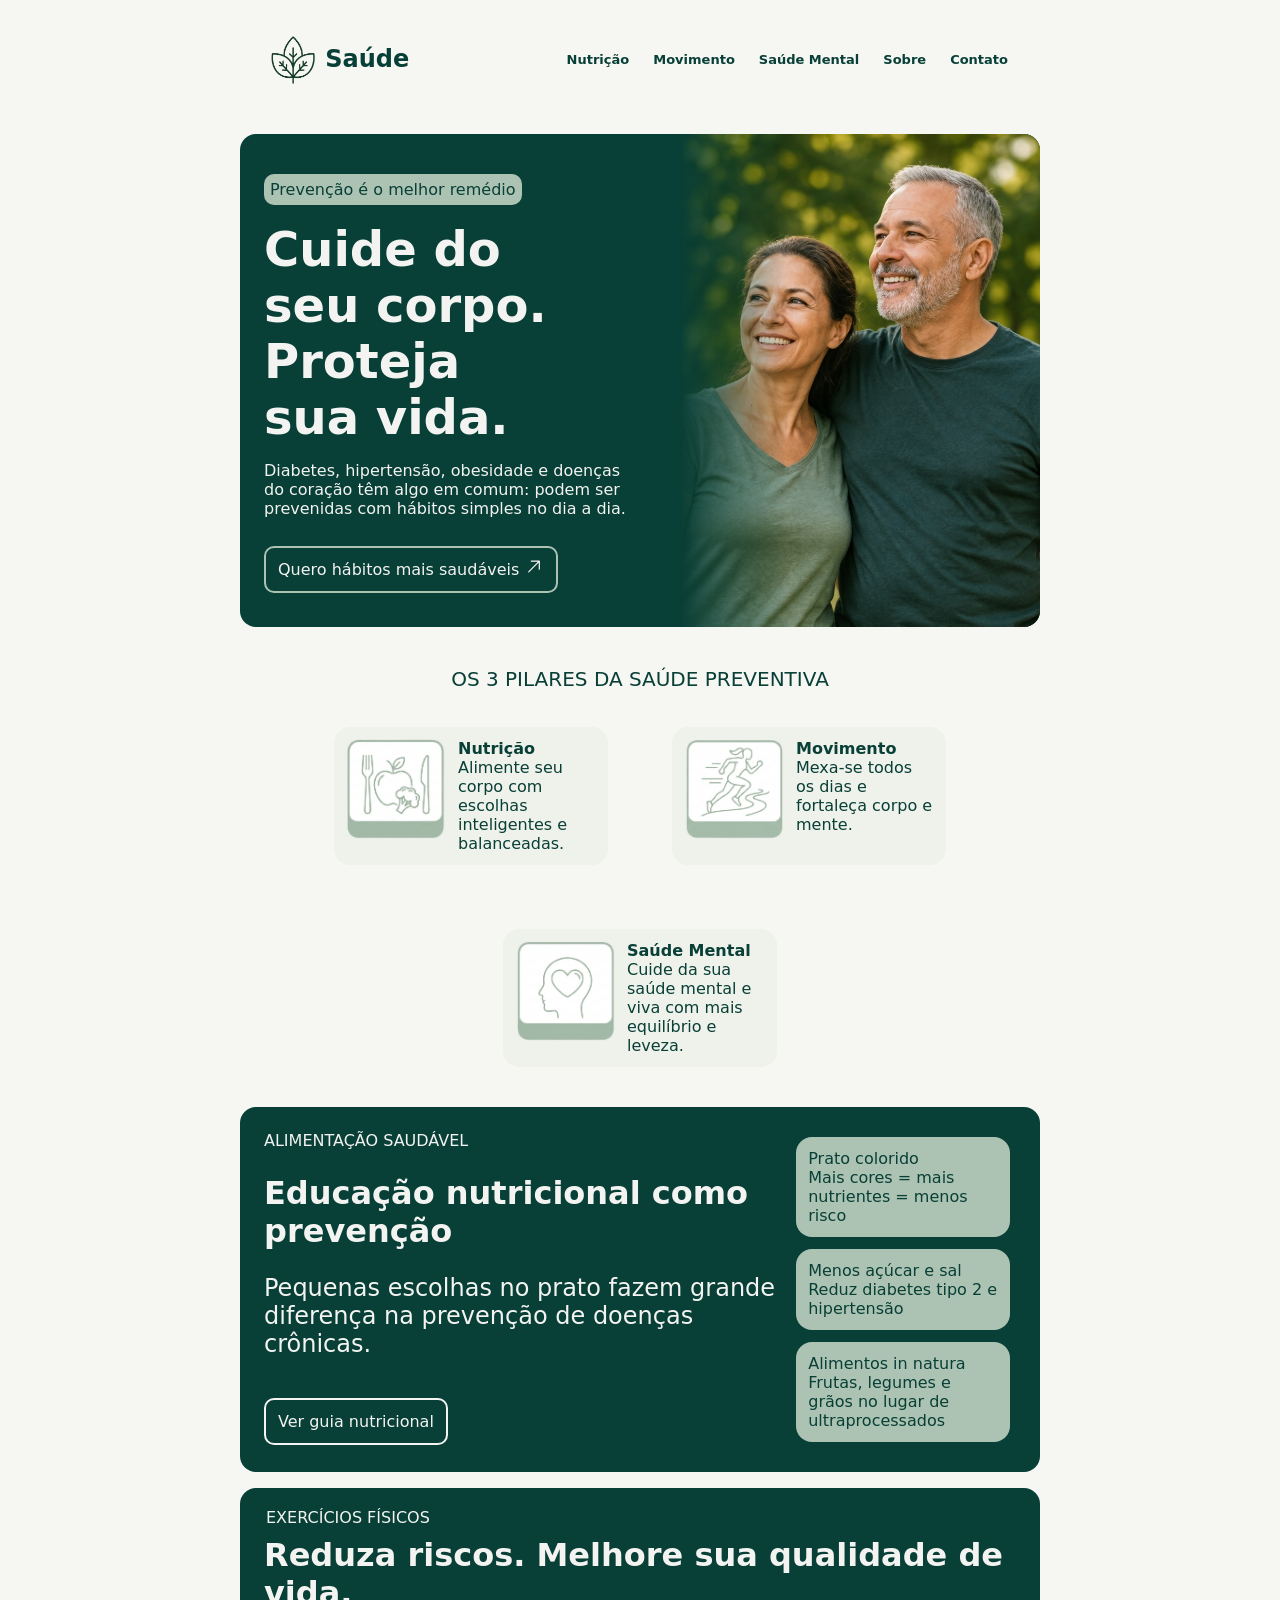
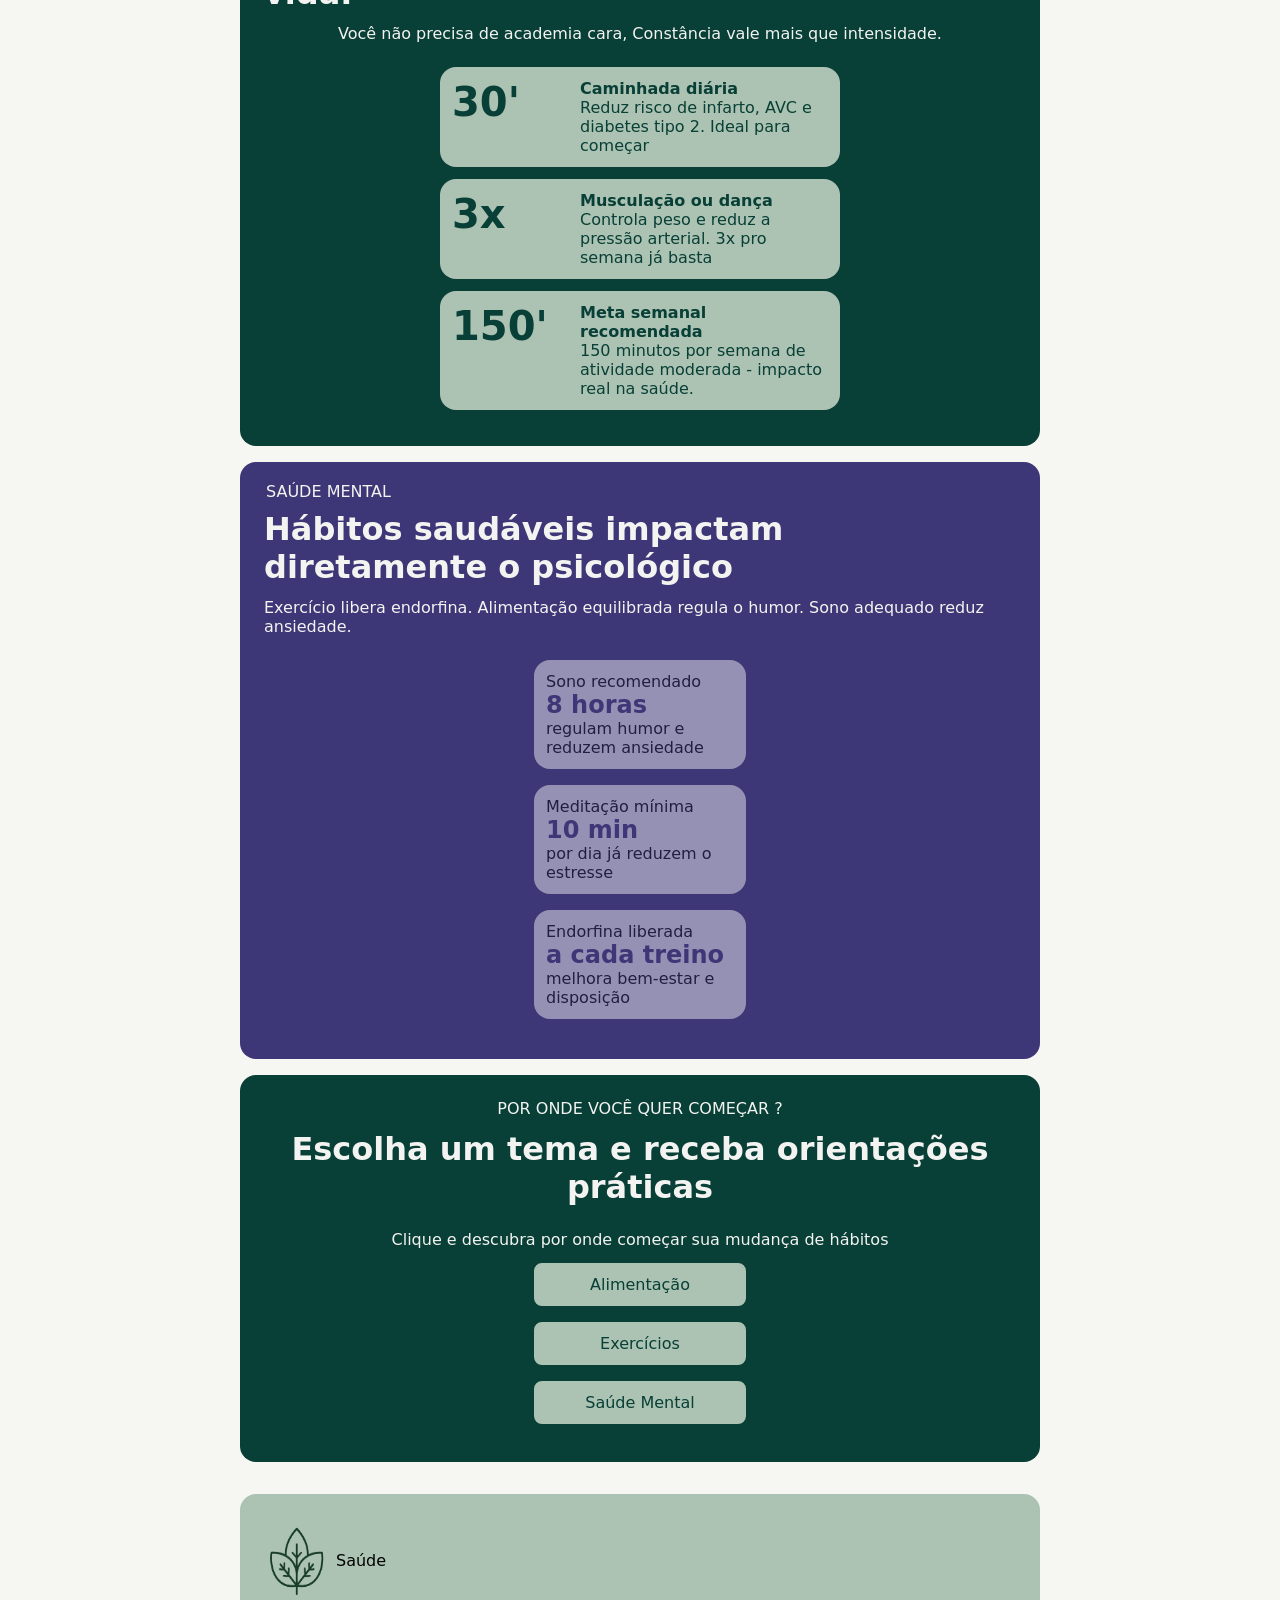
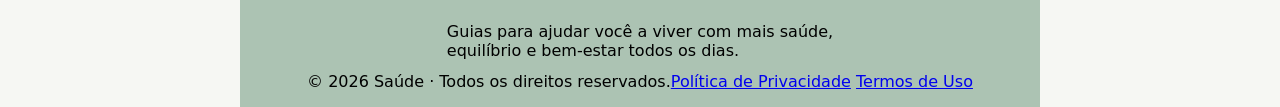
<file: index.html>
<!DOCTYPE html>
<html lang="pt-BR">
<head>
    <meta charset="UTF-8">
    <meta name="viewport" content="width=device-width, initial-scale=1.0">
    <link rel="stylesheet" href="css/style.css">
    <meta name="description" content="Dicas de alimentação saudável e exercícios físicos para melhorar a saúde e o bem-estar.">
    <title>Alimentação e Exercícios - Saúde e Bem-estar</title>
</head>
<body>
    <div id="main-div">
        <header>
            <div id="main-logo-menu">
                <div id="header-logo">
            <img id="img-logo" src="assets/logo.png"> 
            <p id="text-logo"><strong>Saúde</strong></p>
        </div>
        <div id="menu">
            <ul id="list-menu">
                <li>
                    <a class="link-menu" href="pages/artigos.html">Nutrição</a>
                </li>
                <li>
                    <a class="link-menu" href="pages/artigos.html">Movimento</a>
                </li>
                <li>
                    <a class="link-menu" href="pages/artigos.html">Saúde Mental</a>
                </li>
                <li>
                    <a class="link-menu" href="pages/sobre.html">Sobre</a>
                </li>
                <li>
                    <a class="link-menu" href="pages/sobre.html">Contato</a>
                </li>
                <li>
                    <a id="button-habitos" class="link-menu" href="pages/artigos.html">Quero hábitos mais saudáveis</a>
                </li>
            </ul>
        </div>
            </div>
        <div id="main-header">
            <div id="header-content">
            <p id="tag-1">Prevenção é o melhor remédio</p>
            <h1>Cuide do seu corpo.
                Proteja sua vida.
            </h1>
            <p id="text-header">Diabetes, hipertensão, obesidade e doenças do coração têm algo em comum:
                podem ser prevenidas com hábitos simples no dia a dia.
            </p>
            <div id="buttons-header">
                <a id="button-header-1" href="pages/artigos.html" > Quero hábitos mais saudáveis
                    <svg xmlns="http://www.w3.org/2000/svg"
                    fill="none"
                      viewBox="0 0 24 24" 
                      stroke-width="1.7" 
                      stroke="currentColor" 
                      class="size-1">
                    <path stroke-linecap="round" stroke-linejoin="round" d="m4.5 19.5 15-15m0 0H8.25m11.25 0v11.25" />
                    </svg>
                </a>
            </div>
            </div>
            <img src="assets/casal.png">
        </div>
    </header>

    <div id="div-pilares">
        <p id="text-pilares">OS 3 PILARES DA SAÚDE PREVENTIVA</p>
        <div id="mini-boxes-pilares">
            <div class="mini-box-pilar">
                <img src="assets/nutri.png" alt="nutrição">
                <div class="pilar-content">
                    <p><strong>Nutrição</strong></p>
                <p class="text-mobile-hidden">Alimente seu corpo com escolhas inteligentes e balanceadas.</p>
                </div>
            </div>
            <div class="mini-box-pilar">
                <img src="assets/movimento.png" alt="">
                <div class="pilar-content">
                    <p><strong>Movimento</strong></p>
                    <p class="text-mobile-hidden">Mexa-se todos os dias e fortaleça corpo e mente.</p>
                </div>
            </div>
            <div class="mini-box-pilar">
                <img id="img-mente" src="assets/mente.png" alt="">
                <div class="pilar-content">
                    <p><strong>Saúde Mental</strong></p>
                    <p class="text-mobile-hidden">Cuide da sua saúde mental e viva com mais equilíbrio e leveza.</p>
                </div>
            </div>
        </div>
    </div>
    
    <div id="div-alimentacao">
            
            <div id="box-minor-alimentacao">
                <div>
                    <p id="tag-a">ALIMENTAÇÃO SAUDÁVEL</p>
                    <h3>Educação nutricional como prevenção</h3>
                    <p id="mini-text-minor-box-alimentacao">Pequenas escolhas no prato fazem grande
                        diferença na prevenção de doenças crônicas.
                    </p>
                    <a id="guia-button-alimentacao" href="pages/artigos.html">Ver guia nutricional
                    </a>
                </div>

                <div id="container-alimentacao">
                    <div class="element-alimentacao">
                        <p>Prato colorido</p>
                        <p>Mais cores = mais nutrientes = menos risco</p>
                    </div>
                    <div class="element-alimentacao">
                        <p>Menos açúcar e sal</p>
                        <p>Reduz diabetes tipo 2 e hipertensão</p>
                    </div>
                    <div class="element-alimentacao">
                        <p>Alimentos in natura</p>
                        <p>Frutas, legumes e grãos no lugar de ultraprocessados</p>
                    </div>
                </div>
            </div>
    </div>

    <div id="div-exerciciosfisicos">
        <p id="tag-ef">EXERCÍCIOS FÍSICOS</p>
        <h3 id="h3-exercicios">Reduza riscos. Melhore sua qualidade de vida.</h3>
        <p id="minor-text-exercicios">Você não precisa de academia cara, Constância vale mais que intensidade.</p>
        <div class="item-exercicio">
            <div class="tempo-exercicios">
                <p >30'</p>
            </div>
            <div class="text-card">
                <p><strong>Caminhada diária</strong></p>
                <p>Reduz risco de infarto, AVC e diabetes tipo 2. Ideal para começar</p>
            </div>
            <!-- TAlvez colocar tags coração e diabetes -->
        </div>
        <div class="item-exercicio">
            <div class="tempo-exercicios">
                <p >3x</p>
            </div>
            <div class="text-card">
                <p><strong>Musculação ou dança</strong></p>
                <p>Controla peso e reduz a pressão arterial. 3x pro semana já basta</p>
            </div>
        </div>
        <div class="item-exercicio">
            <div class="tempo-exercicios">
                <p >150'</p>
            </div>
            <div class="text-card">
                <p><strong>Meta semanal recomendada</strong></p>
                <p>150 minutos por semana de atividade moderada - impacto real na saúde.</p>
            </div>
        </div>
    </div>

    <div id="div-saudemental">
        <div id="large-card-saudemental">
            <p id="tag-sm">SAÚDE MENTAL</p>
            <h3 id="h3-saudemental">Hábitos saudáveis impactam diretamente o psicológico</h3>
            
        </div>
        <p id="text-large-card-saudemental">Exercício libera endorfina. Alimentação equilibrada regula o humor. Sono adequado reduz ansiedade.</p>
        <div class="dica-saudemental">
            <p>Sono recomendado</p>
            <p class="time-saudemental">8 horas</p>
            <p>regulam humor e reduzem ansiedade</p>
        </div>
        <div class="dica-saudemental">
            <p>Meditação mínima</p>
            <p class="time-saudemental">10 min</p>
            <p>por dia já reduzem o estresse</p>
        </div>
        <div class="dica-saudemental">
            <p>Endorfina liberada</p>
            <p class="time-saudemental">a cada treino</p>
            <p>melhora bem-estar e disposição</p>
        </div>
    </div>

    <div id="redirect-dicas">
        <p class="text-redirect">POR ONDE VOCÊ QUER COMEÇAR ?</p>
        <h3>Escolha um tema e receba orientações práticas</h3>
        <p class="text-redirect">Clique e descubra por onde começar sua mudança de hábitos</p>
        <a class="button-dicas" href="pages/artigos.html">Alimentação</a>
        <a class="button-dicas" href="pages/artigos.html">Exercícios</a>
        <a class="button-dicas" href="pages/artigos.html">Saúde Mental</a>
    </div>

  <footer id="footer-main">
    <div class="footer-top">
        <div class="footer-logo">
          <img id="logo-footer" src="assets/logo.png">
          <span>Saúde</span>
        </div>
        <p class="footer__tagline">
            Guias para ajudar você a viver com mais saúde,<br />
            equilíbrio e bem-estar todos os dias.<br />
        </p>
      </div>
 
    <div class="footer__bottom">
      <p class="footer__copy">© 2026 Saúde · Todos os direitos reservados.</p>
      <div class="footer__legal">
        <a href="#">Política de Privacidade</a>
        <a href="#">Termos de Uso</a>
      </div>
    </div>
  </footer>
    </div>
</body>
</html>
</file>
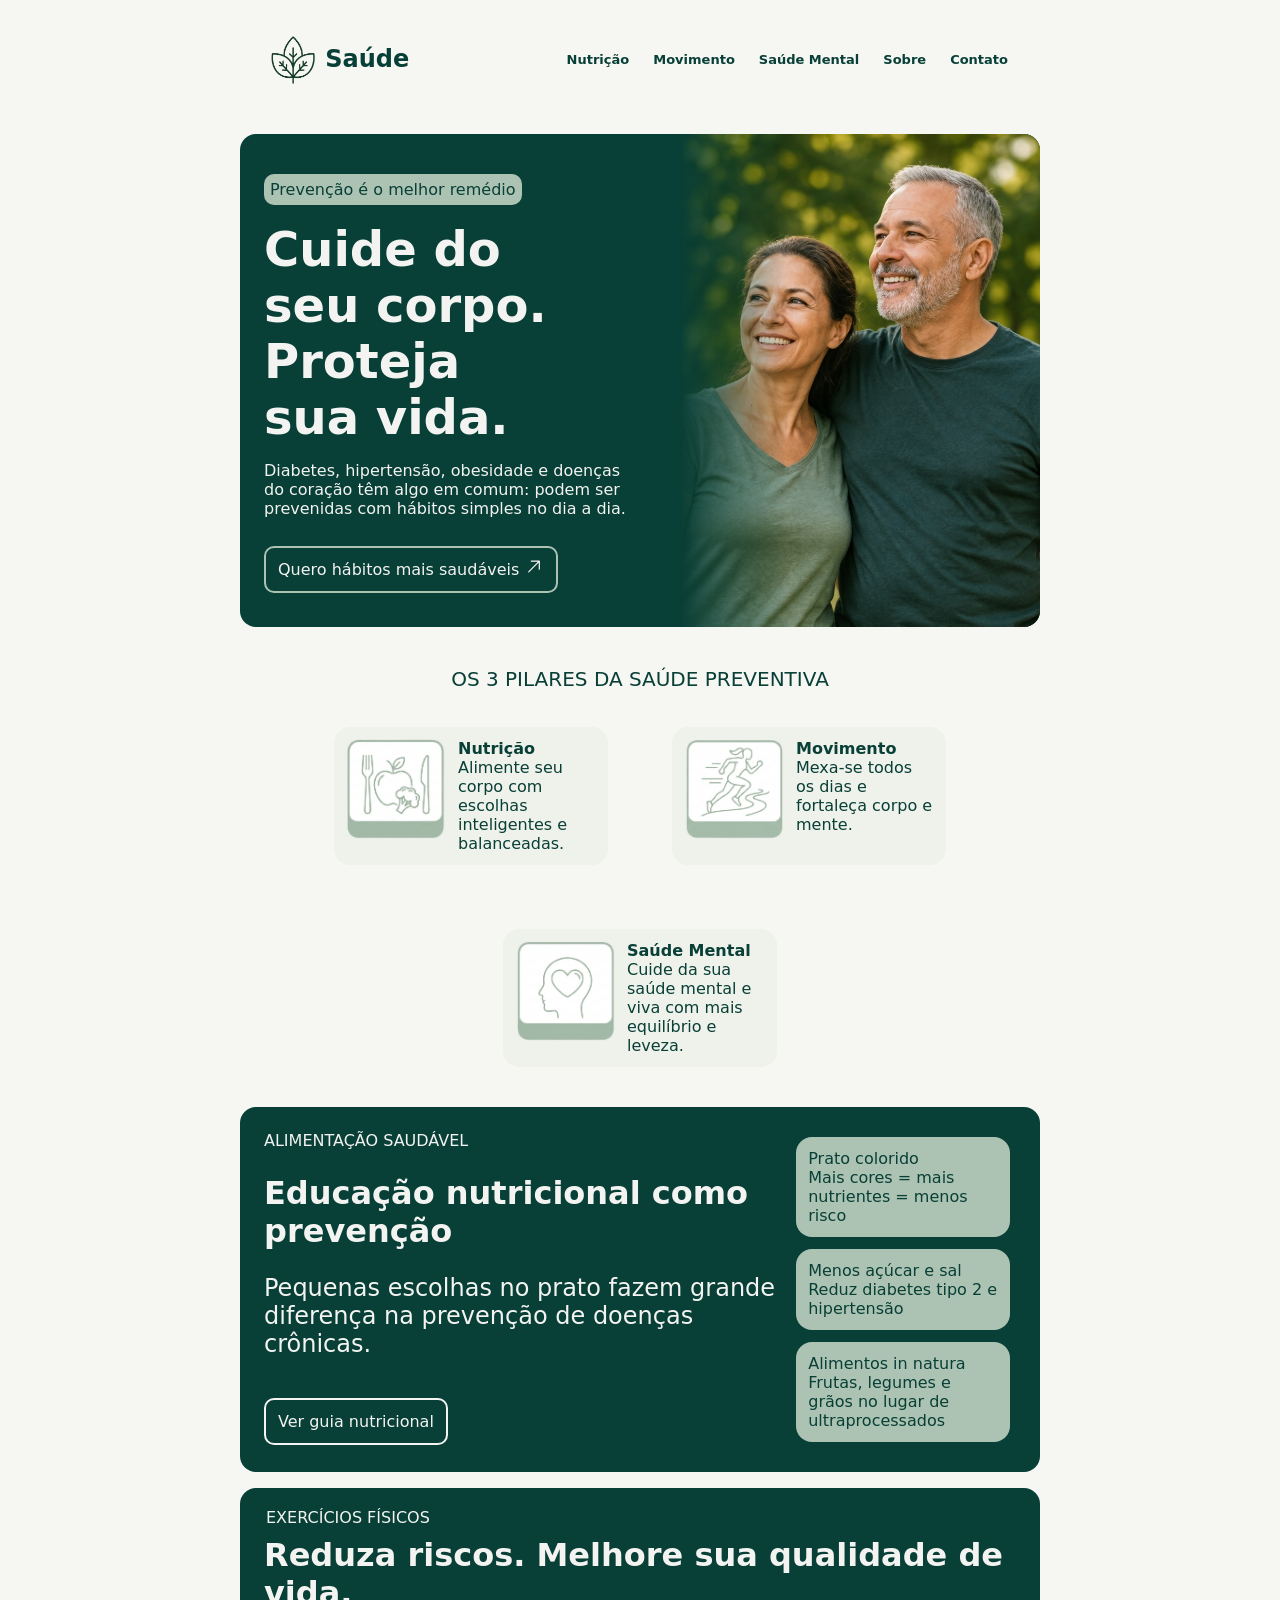
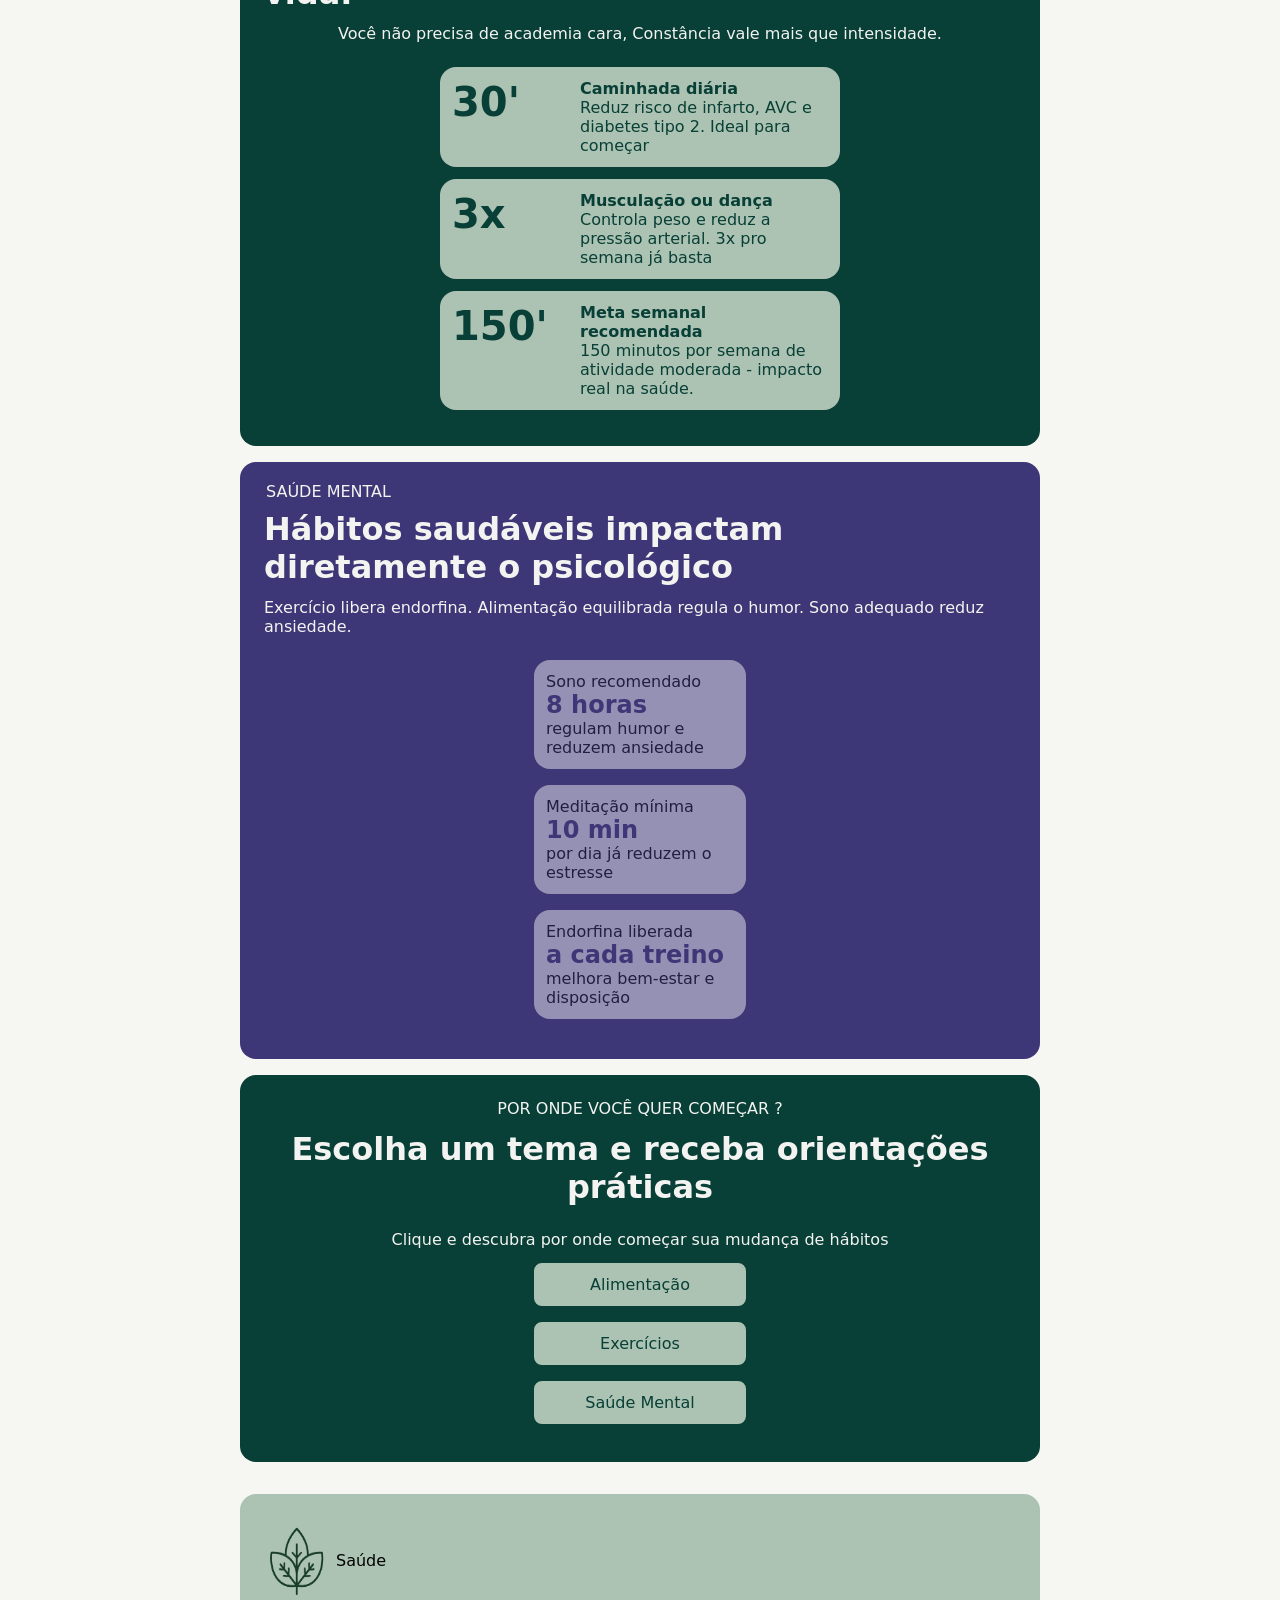
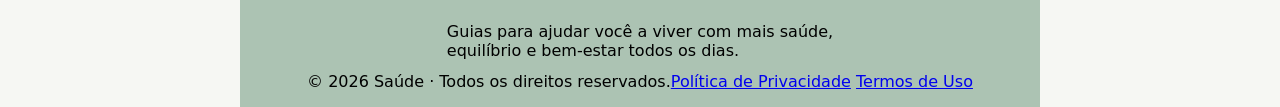
<file: pages/index.html>
<!DOCTYPE html>
<html lang="pt-BR">
<head>
    <meta charset="UTF-8">
    <meta name="viewport" content="width=device-width, initial-scale=1.0">
    <link rel="stylesheet" href="/css/style.css">
    <meta name="description" content="Dicas de alimentação saudável e exercícios físicos para melhorar a saúde e o bem-estar.">
    <title>Alimentação e Exercícios - Saúde e Bem-estar</title>
</head>
<body>
    <div id="main-div">
        <header>
            <div id="main-logo-menu">
                <div id="header-logo">
            <img id="img-logo" src="/assets/logo.png"> 
            <p id="text-logo"><strong>Saúde</strong></p>
        </div>
        <div id="menu">
            <ul id="list-menu">
                <li>
                    <a class="link-menu" href="artigos.html">Nutrição</a>
                </li>
                <li>
                    <a class="link-menu" href="artigos.html">Movimento</a>
                </li>
                <li>
                    <a class="link-menu" href="artigos.html">Saúde Mental</a>
                </li>
                <li>
                    <a class="link-menu" href="sobre.html">Sobre</a>
                </li>
                <li>
                    <a class="link-menu" href="sobre.html">Contato</a>
                </li>
                <li>
                    <a id="button-habitos" class="link-menu" href="artigos.html">Quero hábitos mais saudáveis</a>
                </li>
            </ul>
        </div>
            </div>
        <div id="main-header">
            <div id="header-content">
            <p id="tag-1">Prevenção é o melhor remédio</p>
            <h1>Cuide do seu corpo.
                Proteja sua vida.
            </h1>
            <p id="text-header">Diabetes, hipertensão, obesidade e doenças do coração têm algo em comum:
                podem ser prevenidas com hábitos simples no dia a dia.
            </p>
            <div id="buttons-header">
                <a id="button-header-1" href="artigos.html" > Quero hábitos mais saudáveis
                    <svg xmlns="http://www.w3.org/2000/svg"
                    fill="none"
                      viewBox="0 0 24 24" 
                      stroke-width="1.7" 
                      stroke="currentColor" 
                      class="size-1">
                    <path stroke-linecap="round" stroke-linejoin="round" d="m4.5 19.5 15-15m0 0H8.25m11.25 0v11.25" />
                    </svg>
                </a>
            </div>
            </div>
            <img src="/assets/casal.png">
        </div>
    </header>

    <div id="div-pilares">
        <p id="text-pilares">OS 3 PILARES DA SAÚDE PREVENTIVA</p>
        <div id="mini-boxes-pilares">
            <div class="mini-box-pilar">
                <img src="/assets/nutri.png" alt="nutrição">
                <div class="pilar-content">
                    <p><strong>Nutrição</strong></p>
                <p class="text-mobile-hidden">Alimente seu corpo com escolhas inteligentes e balanceadas.</p>
                </div>
            </div>
            <div class="mini-box-pilar">
                <img src="/assets/movimento.png" alt="">
                <div class="pilar-content">
                    <p><strong>Movimento</strong></p>
                    <p class="text-mobile-hidden">Mexa-se todos os dias e fortaleça corpo e mente.</p>
                </div>
            </div>
            <div class="mini-box-pilar">
                <img id="img-mente" src="/assets/mente.png" alt="">
                <div class="pilar-content">
                    <p><strong>Saúde Mental</strong></p>
                    <p class="text-mobile-hidden">Cuide da sua saúde mental e viva com mais equilíbrio e leveza.</p>
                </div>
            </div>
        </div>
    </div>
    
    <div id="div-alimentacao">
            
            <div id="box-minor-alimentacao">
                <div>
                    <p id="tag-a">ALIMENTAÇÃO SAUDÁVEL</p>
                    <h3>Educação nutricional como prevenção</h3>
                    <p id="mini-text-minor-box-alimentacao">Pequenas escolhas no prato fazem grande
                        diferença na prevenção de doenças crônicas.
                    </p>
                    <a id="guia-button-alimentacao" href="artigos.html">Ver guia nutricional
                    </a>
                </div>

                <div id="container-alimentacao">
                    <div class="element-alimentacao">
                        <p>Prato colorido</p>
                        <p>Mais cores = mais nutrientes = menos risco</p>
                    </div>
                    <div class="element-alimentacao">
                        <p>Menos açúcar e sal</p>
                        <p>Reduz diabetes tipo 2 e hipertensão</p>
                    </div>
                    <div class="element-alimentacao">
                        <p>Alimentos in natura</p>
                        <p>Frutas, legumes e grãos no lugar de ultraprocessados</p>
                    </div>
                </div>
            </div>
    </div>

    <div id="div-exerciciosfisicos">
        <p id="tag-ef">EXERCÍCIOS FÍSICOS</p>
        <h3 id="h3-exercicios">Reduza riscos. Melhore sua qualidade de vida.</h3>
        <p id="minor-text-exercicios">Você não precisa de academia cara, Constância vale mais que intensidade.</p>
        <div class="item-exercicio">
            <div class="tempo-exercicios">
                <p >30'</p>
            </div>
            <div class="text-card">
                <p><strong>Caminhada diária</strong></p>
                <p>Reduz risco de infarto, AVC e diabetes tipo 2. Ideal para começar</p>
            </div>
            <!-- TAlvez colocar tags coração e diabetes -->
        </div>
        <div class="item-exercicio">
            <div class="tempo-exercicios">
                <p >3x</p>
            </div>
            <div class="text-card">
                <p><strong>Musculação ou dança</strong></p>
                <p>Controla peso e reduz a pressão arterial. 3x pro semana já basta</p>
            </div>
        </div>
        <div class="item-exercicio">
            <div class="tempo-exercicios">
                <p >150'</p>
            </div>
            <div class="text-card">
                <p><strong>Meta semanal recomendada</strong></p>
                <p>150 minutos por semana de atividade moderada - impacto real na saúde.</p>
            </div>
        </div>
    </div>

    <div id="div-saudemental">
        <div id="large-card-saudemental">
            <p id="tag-sm">SAÚDE MENTAL</p>
            <h3 id="h3-saudemental">Hábitos saudáveis impactam diretamente o psicológico</h3>
            
        </div>
        <p id="text-large-card-saudemental">Exercício libera endorfina. Alimentação equilibrada regula o humor. Sono adequado reduz ansiedade.</p>
        <div class="dica-saudemental">
            <p>Sono recomendado</p>
            <p class="time-saudemental">8 horas</p>
            <p>regulam humor e reduzem ansiedade</p>
        </div>
        <div class="dica-saudemental">
            <p>Meditação mínima</p>
            <p class="time-saudemental">10 min</p>
            <p>por dia já reduzem o estresse</p>
        </div>
        <div class="dica-saudemental">
            <p>Endorfina liberada</p>
            <p class="time-saudemental">a cada treino</p>
            <p>melhora bem-estar e disposição</p>
        </div>
    </div>

    <div id="redirect-dicas">
        <p class="text-redirect">POR ONDE VOCÊ QUER COMEÇAR ?</p>
        <h3>Escolha um tema e receba orientações práticas</h3>
        <p class="text-redirect">Clique e descubra por onde começar sua mudança de hábitos</p>
        <a class="button-dicas" href="artigos.html">Alimentação</a>
        <a class="button-dicas" href="artigos.html">Exercícios</a>
        <a class="button-dicas" href="artigos.html">Saúde Mental</a>
    </div>

  <footer id="footer-main">
    <div class="footer-top">
        <div class="footer-logo">
          <img id="logo-footer" src="/assets/logo.png">
          <span>Saúde</span>
        </div>
        <p class="footer__tagline">
            Guias para ajudar você a viver com mais saúde,<br />
            equilíbrio e bem-estar todos os dias.<br />
        </p>
      </div>
 
    <div class="footer__bottom">
      <p class="footer__copy">© 2026 Saúde · Todos os direitos reservados.</p>
      <div class="footer__legal">
        <a href="#">Política de Privacidade</a>
        <a href="#">Termos de Uso</a>
      </div>
    </div>
  </footer>
    </div>
</body>
</html>
</file>
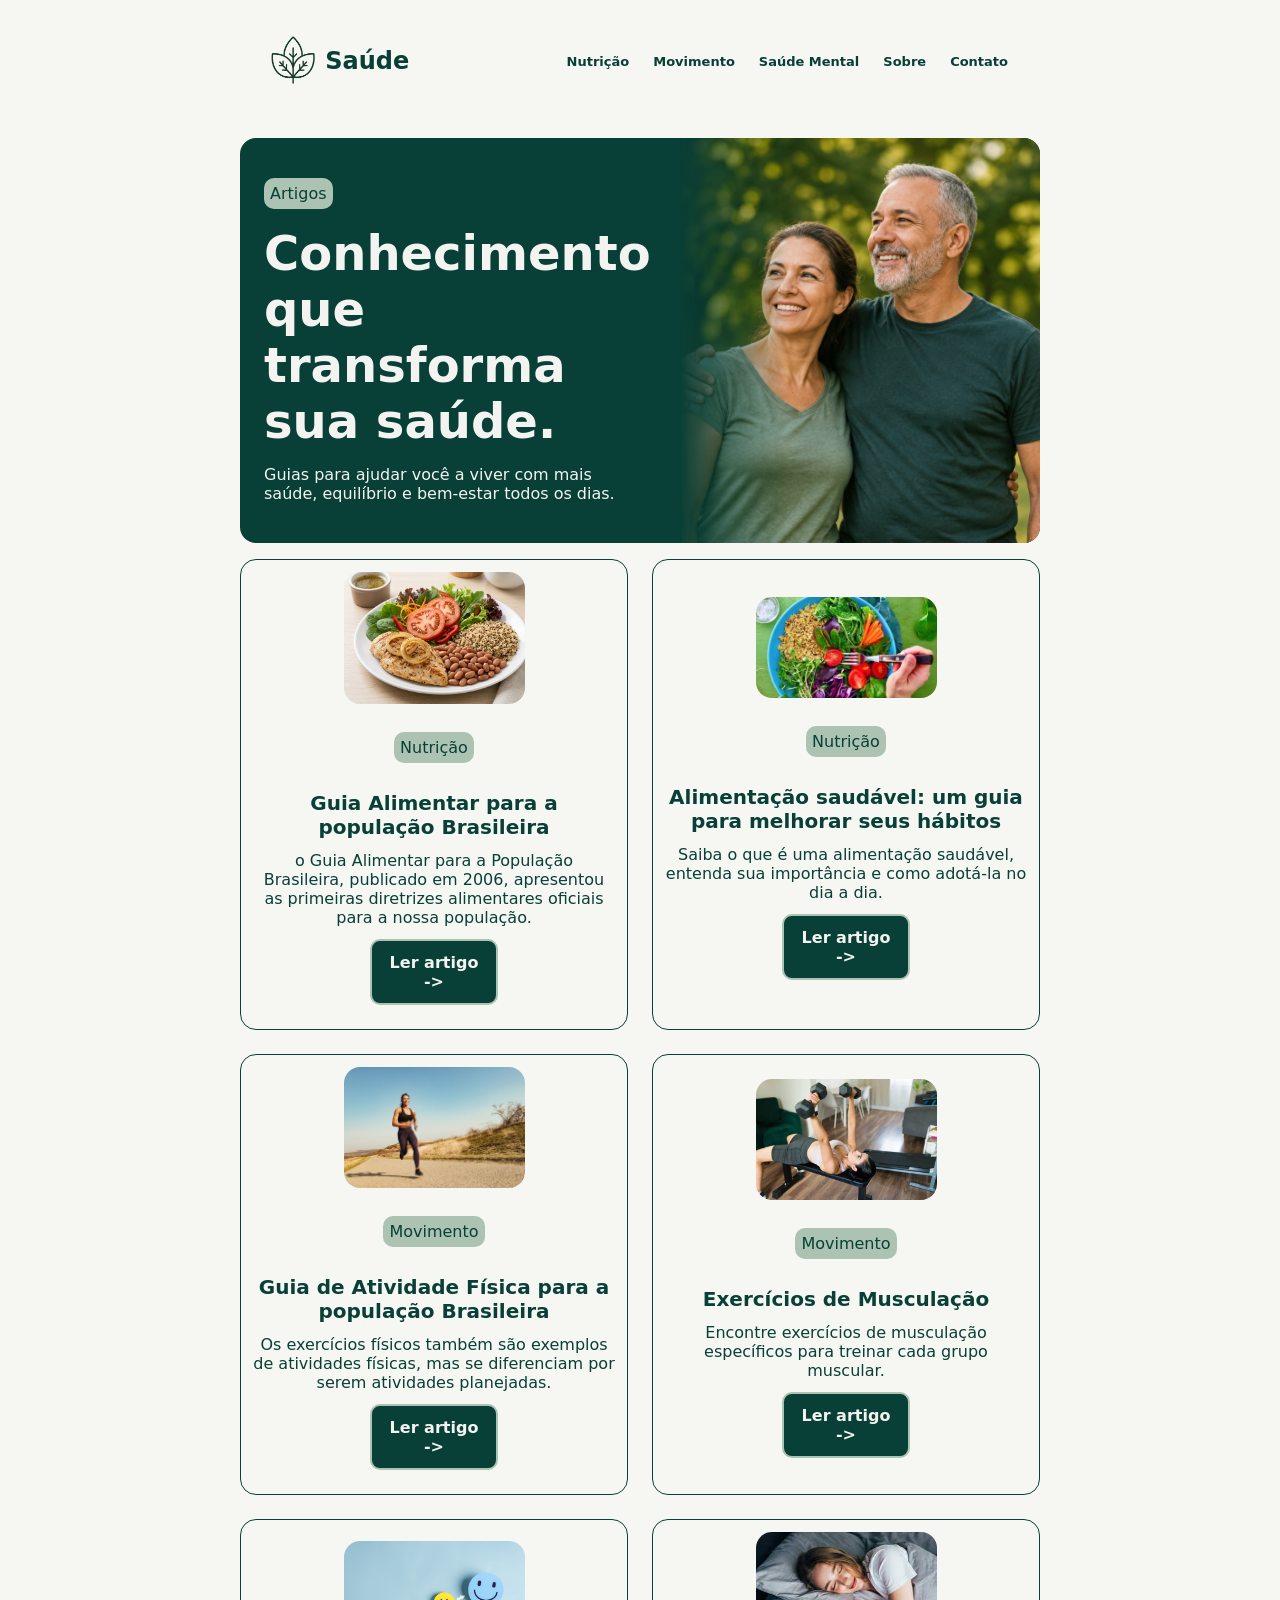
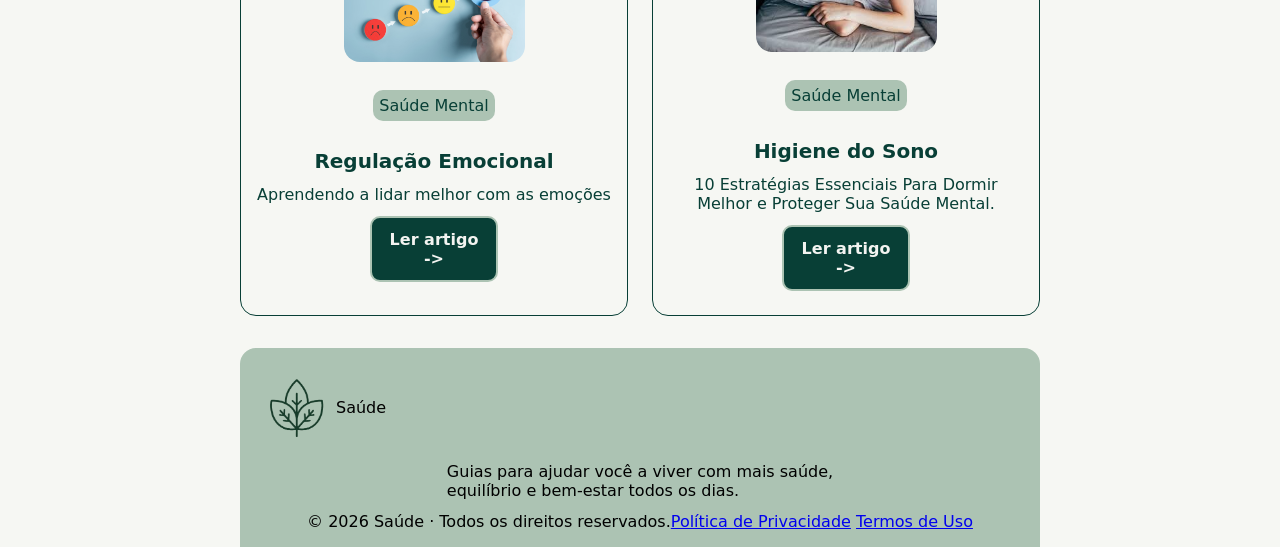
<file: pages/artigos.html>
<!DOCTYPE html>
<html lang="pt-BR">
<head>
    <meta charset="UTF-8">
    <meta name="viewport" content="width=device-width, initial-scale=1.0">
    <link rel="stylesheet" href="../css/style-artigos.css">
    <meta name="description" content="Dicas de alimentação saudável e exercícios físicos para melhorar a saúde e o bem-estar.">
    <title>Artigos - Alimentação, Exercícios e Saúde Mental</title>
</head>
<body>
    <div id="main-div">
        <header>
            <div id="main-logo-menu">
                <div id="header-logo">
            <a href="../index.html"><img id="img-logo" src="../assets/logo.png"></a> 
            <p id="text-logo"><strong>Saúde</strong></p>
        </div>
        <div id="menu">
            <ul id="list-menu">
                <li>
                    <a class="link-menu" href="../pages/artigos.html">Nutrição</a>
                </li>
                <li>
                    <a class="link-menu" href="../pages/artigos.html">Movimento</a>
                </li>
                <li>
                    <a class="link-menu" href="../pages/artigos.html">Saúde Mental</a>
                </li>
                <li>
                    <a class="link-menu" href="../pages/sobre.html">Sobre</a>
                </li>
                <li>
                    <a class="link-menu" href="../pages/sobre.html">Contato</a>
                </li>
                <li>
                    <a id="button-habitos" class="link-menu" href="../pages/artigos.html">Quero hábitos mais saudáveis</a>
                </li>
            </ul>
        </div>
            </div>
        <div id="main-header">
            <div id="header-content">
            <p id="tag-1">Artigos</p>
            <h1>Conhecimento que transforma sua saúde.
            </h1>
            <p id="text-header">Guias para ajudar você a viver com mais saúde, equilíbrio e bem-estar todos os dias.
            </p>
            </div>
            <img src="../assets/casal.png">
        </div>
    </header>
    <div id="artigos">
        
    </div>

  <footer id="footer-main">
    <div class="footer-top">
        <div class="footer-logo">
          <img id="logo-footer" src="../assets/logo.png">
          <span>Saúde</span>
        </div>
        <p class="footer__tagline">
            Guias para ajudar você a viver com mais saúde,<br />
            equilíbrio e bem-estar todos os dias.<br />
        </p>
      </div>
 
    <div class="footer__bottom">
      <p class="footer__copy">© 2026 Saúde · Todos os direitos reservados.</p>
      <div class="footer__legal">
        <a href="#">Política de Privacidade</a>
        <a href="#">Termos de Uso</a>
      </div>
    </div>
  </footer>
    </div>
    <script src="../js/index.js"></script>
</body>
</html>
</file>
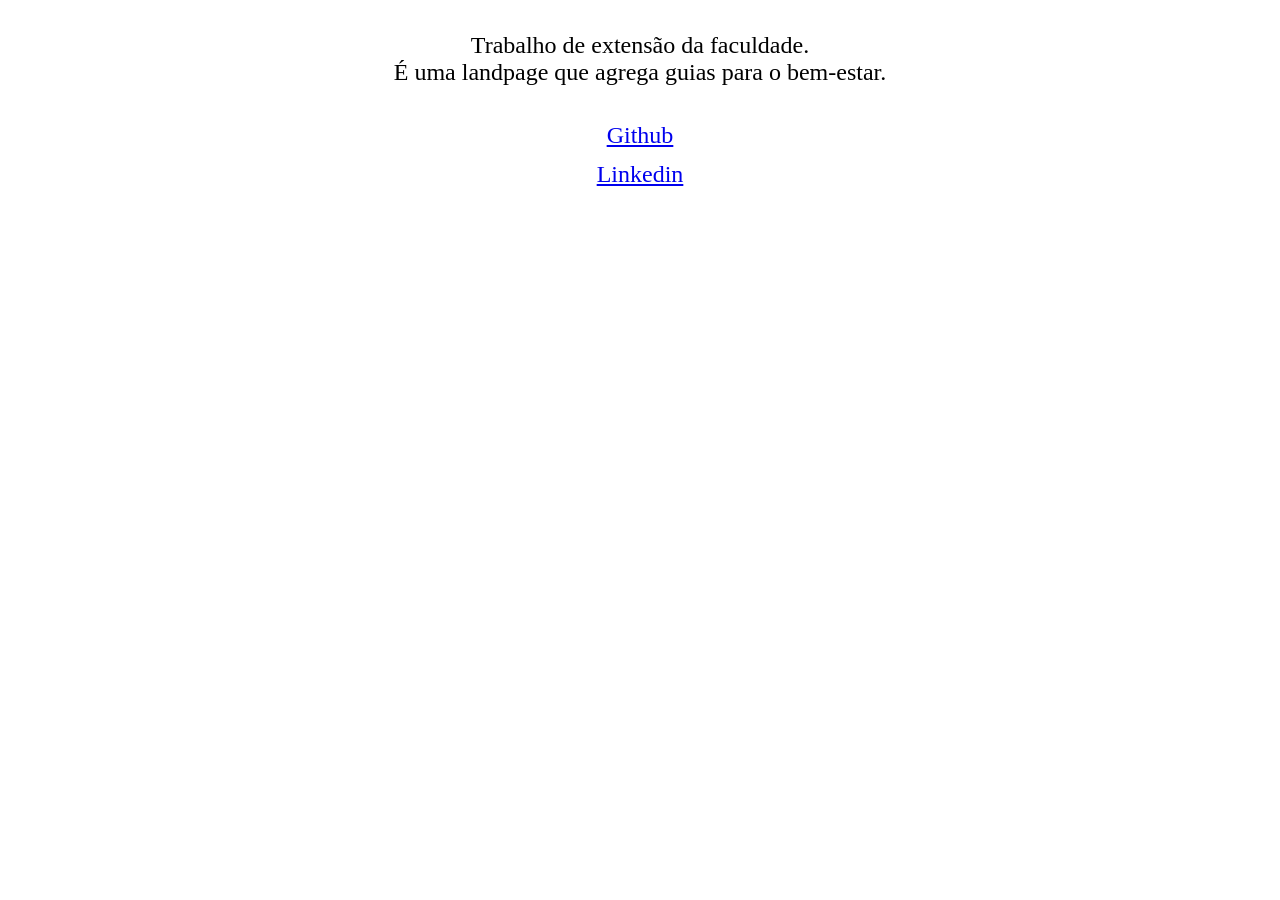
<file: pages/sobre.html>
<!DOCTYPE html>
<html lang="pt-BR">
<head>
    <meta charset="UTF-8">
    <meta name="viewport" content="width=device-width, initial-scale=1.0">
    <link rel="stylesheet" href="../css/style-sobre.css">
    <meta name="description" content="Dicas de alimentação saudável e exercícios físicos para melhorar a saúde e o bem-estar.">
    <title>Alimentação e Exercícios - Saúde e Bem-estar</title>
</head>
<body>
    <div id="container-sobre">
        <p>Trabalho de extensão da faculdade.<br> É uma landpage que agrega guias para o bem-estar.</p>
        <a href="https://github.com/ramonnsen">Github</a>
        <a href="https://www.linkedin.com/in/ramon-oliveira-0a0712241/">Linkedin</a>
    </div>
</body>
</file>
<file: css/style.css>
:root{
    --primary:#083f36;
    --text1:#f3f4f1;
    --secondary:#acc3b3;
    --accent:#3f3777;
}
*{
    margin: 0;
    padding: 0;
    box-sizing: 0;
    font-family: system-ui, -apple-system, BlinkMacSystemFont, 'Segoe UI', Roboto, Oxygen, Ubuntu, Cantarell, 'Open Sans', 'Helvetica Neue', sans-serif;
}

body{
    background-color: #f6f7f3;
}

#main-logo-menu{
    display: none;
}

#header-logo{
    display: none;
}

#main-header{
    background: var(--primary);
    color: var(--text1);
    padding: 24px;
    border-radius: 16px;
    margin: 16px;
}

#main-header>img{
    display: none;
}

#tag-1{
    display: inline-block;
    background-color: var(--secondary);
    color: var(--primary);
    border-radius: 10px;
    padding: 6px;
    margin-top: 16px;
    margin-bottom: 16px;
}

h1{
    font-size: 48px;
    max-width: 300px;
    margin-bottom: 16px;
}

#text-header{
    display: inline-block;
    color: var(--text1);
    margin-bottom: 16px;
}

#buttons-header{
    padding-top: 24px;
    padding-bottom: 24px;
}

#button-header-1{
    text-decoration: none;
    background-color: var(--primary);
    color: var(--text1);
    cursor: pointer;
    border: 2px solid var(--secondary);
    border-radius: 10px;
    padding: 12px;
    margin-bottom: 12px;
    transition:
    background 0.3s ease,
    color 0.3s ease,
    transform 0.3s ease,
    box-shadow 0.3s ease;
}

#button-header-1:hover{
    background: var(--secondary);
    color: var(--primary);
    border: 2px solid;
    border-color: var(--secondary);
    box-shadow: 0 2px 14px var(--secondary);
}

#button-header-1:active{
    transform:translateY(-1px) scale(0.96);
    box-shadow:0 5px 10px rgba(46,139,87,0.20);
}

#button-header-1 svg{
    width:20px;
    height:17px;
}

#div-pilares{
    display: flex;
    justify-content: center;
    align-items: center;
    text-align: center;
    flex-direction: column;
    
    margin: 16px;
    background-color: var(--primary);
    border-radius: 16px;
    padding: 24px;

}

.text-mobile-hidden{
    display: none;
}

#text-pilares{
    color: var(--text1);
}


#mini-boxes-pilares{
    display: flex;
    gap: 6px;
    margin-top: 12px;
}

.mini-box-pilar{
    padding: 4px;
    border-radius: 16px;
    color: var(--text1);
    transition:
    transform 0.3s ease,
    box-shadow 0.3s ease;
}

.mini-box-pilar:hover{
    background-color: transparent;
    transform: scale(1.18);
}

img{
    height: 100px;
}

#div-alimentacao{
    margin: 16px;
    border-radius: 16px;
    padding: 24px;
    background-color: var(--primary);
    color: var(--text1);
}

#div-alimentacao> p{
    margin-bottom: 24px;
}

#mini-text-minor-box-alimentacao{
    font-size: 24px;
    margin-bottom: 40px;
}

#guia-button-alimentacao{
    text-decoration: none;
    display: inline-block;
    background-color: transparent;
    color: var(--text1);
    cursor: pointer;
    border-color: var(--secondary);
    border-radius: 10px;
    border: 2px solid;
    padding: 12px;

    transition:
    background 0.3s ease,
    color 0.3s ease,
    transform 0.3s ease,
    box-shadow 0.3s ease;
}

#guia-button-alimentacao:hover{
    background: var(--secondary);
    color: var(--primary);
    border: 2px solid;
    border-color: var(--secondary);
    box-shadow: 0 2px 14px var(--secondary);
}

h3{
    color: var(--text1);
    margin-bottom: 24px;
    font-size: 32px;
}

#box-minor-alimentacao{
    display: flex;
    gap: 12px;
}

.element-alimentacao{
    background-color: var(--secondary);
    margin: 6px;
    border-radius: 16px;
    padding: 12px;
    color: var(--primary);
}

#div-exerciciosfisicos{
    margin: 16px;
    border-radius: 16px;
    padding: 24px;
    background-color: var(--primary);
    color: var(--text1);
}

#minor-text-exercicios{
    margin-bottom: 24px;
}

.item-exercicio{
    display: flex;
    background-color: var(--secondary);
    border-radius: 16px;
    color: var(--primary);
    gap: 48px;
    padding: 12px;
    margin-bottom: 12px;
}

.tempo-exercicios{
    font-weight: bold;
    display: inline-block;
    font-size: 40px;
    width: 80px;
    min-width: 80px;
}

.text-card{
    display: flex;
    flex-direction: column;
    justify-content: center;
    text-align:left;
}

#div-saudemental{
    background-color: #3d3777;
    margin: 16px;
    border-radius: 16px;
    padding: 24px;
}

#large-card-saudemental{

    border-radius: 16px;
    
}

#large-card-saudemental> p{
    color: var(--text1);
}

#text-large-card-saudemental{
    color: var(--text1);
    margin-bottom: 24px;
}

.dica-saudemental{
    background-color: #ffffff;
    opacity: 45%;
    border-radius: 16px;
    margin-bottom:16px;
    padding: 12px; 
}

.time-saudemental{
    font-weight: bold;
    color: var(--accent);
    font-size: 24px;
}

#redirect-dicas{
    background-color: var(--primary);
    border-radius: 16px;
    padding: 24px;
    margin: 16px;
    display: flex;
    justify-content: center;
    
    text-align: center;
    flex-direction: column;
}

.text-redirect{
    color: var(--text1);
    margin-bottom: 12px;
}

.button-dicas{
    text-decoration: none;
    background-color: var(--secondary);
    color: var(--primary);
    cursor: pointer;
    border: 2px solid;
    border-radius: 10px;
    padding: 12px;
    margin-bottom: 12px;

    transition:
    background 0.3s ease,
    color 0.3s ease,
    transform 0.3s ease,
    box-shadow 0.3s ease;
}

.button-dicas:hover{
    background-color: var(--primary);
    color: var(--secondary);
    border: 2px solid var(--secondary);
    box-shadow: 2px 2px 2px;
}

#footer-main{
    display: flex;
    flex-direction: column;
    gap: 12px;
    border-radius: 16px 16px 0 0;
    background-color: var(--secondary);
    padding: 16px;
    margin: 32px 16px 0px 16px;
}

.footer-logo{
    display: flex;
    align-items: center;
    margin-bottom: 12px;
}

#logo-footer{
    width: 80px;
}

.footer__tagline{
    display: flex;
    justify-content: center;
}

.footer__bottom{
    display: flex;
    justify-content: center;
}


/* Desktop */
@media (min-width: 1024px){
    body{
        display: flex;
        justify-content: center;
    }

    #main-logo-menu{
        display: flex;
        padding: 12px;
        justify-content: space-between;
        align-items: center;
        margin-left: 12px;
        margin-right: 12px;
        gap: 48px;
    }

    #list-menu{
        font-size: 13px;
        white-space: nowrap;
        display: flex;
        align-items: center;
        gap: 24px;
        list-style: none;
    }

    .link-menu{
        font-weight: bold;
        text-decoration: none;
        color: var(--primary);
        transition:
        background 0.3s ease,
        color 0.3s ease,
        transform 0.3s ease,
        box-shadow 0.3s ease;
    }

    .link-menu:hover{
    border-radius: 10px;
    padding: 6px;
    background: var(--secondary);
    color: var(--primary);
    border: 2px solid;
    border-color: var(--secondary);
    box-shadow: 0 2px 14px var(--secondary);
    }

    #button-habitos{
    display: none;
    font-weight: normal;
    text-decoration: none;
    background-color: var(--primary);
    color: var(--text1);
    cursor: pointer;
    border: 2px solid var(--secondary);
    border-radius: 10px;
    padding: 12px;
    white-space: nowrap;
    transition:
    background 0.3s ease,
    color 0.3s ease,
    transform 0.3s ease,
    box-shadow 0.3s ease;
    }

    #button-habitos:hover{
    background: var(--secondary);
    color: var(--primary);
    border: 2px solid;
    border-color: var(--secondary);
    box-shadow: 0 2px 14px var(--secondary);
    }

    #main-div{
        width: 65%;
    }

    #main-header{
        display: flex;
        align-items: center;
        position: relative;
        overflow: hidden;
    }

    #header-content{
        width: 50%;
    }

    #main-header>img{   
    display: block;

    position: absolute;
    right: 0;
    top: 0;

    width: 45%;
    height: 100%;

    object-fit: cover;

    z-index: 1;
     -webkit-mask-image: linear-gradient(
        to left,
        rgba(0,0,0,1) 70%,
        rgba(0,0,0,0) 100%
    );

    mask-image: linear-gradient(
        to left,
        rgba(0,0,0,1) 70%,
        rgba(0,0,0,0) 100%
    );
    }

    #div-pilares{
        background-color: transparent;
        
    }

    #text-pilares{
        color: var(--primary);
        font-size: 20px;
        margin-bottom: 24px;
    }

    .text-mobile-hidden{
        display: block;
    }

    #mini-boxes-pilares{
        display: flex;
        gap: clamp(20px, 5vw, 120px);
        flex-wrap: wrap;
        justify-content: center;
    }

    .mini-box-pilar{
        max-width: 250px;
        background-color: #eff1eb;
        display: flex;
        color: var(--primary);
        gap: 12px;
        padding: 12px;
        text-align: left;
    }

    #container-alimentacao{
        display: flex;
        flex-direction: column;
        justify-content: space-around;
    }

    #tag-a{
        margin-bottom: 24px;
    }

    #tag-ef{
        position: absolute;
        top: 1rem;
        left: 1rem;
        padding: 4px 10px;
        border-radius: 4px;
    }

    #h3-exercicios{
        margin-top: 24px;
        margin-bottom: 12px;
    }

    #div-exerciciosfisicos{
        position: relative;
        display: flex;
        justify-content: center;
        align-items: center;
        flex-direction: column;
    }

    .item-exercicio{
        width: 50%;
    }

    #div-saudemental{
        position: relative;
        display: flex;
        align-items: center;
        justify-content: center;
        flex-direction: column;
    }

    #tag-sm{
        position: absolute;
        top: 1rem;
        left: 1rem;
        padding: 4px 10px;
        border-radius: 4px;
    }

    #h3-saudemental{
        margin-top: 24px;
        margin-bottom: 12px;
    }

    #text-large-card-saudemental{
        color: var(--text1);
    }

    .dica-saudemental{
        width: 25%;
    }

    #redirect-dicas{
        display: flex;
        align-items: center;
        justify-content: center;
    }

    .button-dicas{
        width: 25%;
    }

    #header-logo{
        padding: 12px;
        display: flex;
        align-items: center;
    }

    #img-logo{
        height: 70px;
    }

    #text-logo{
        font-size: 24px;
        color: var(--primary);
    }

    

}

/* Desktop grande */
@media (min-width: 1440px) {
    #button-habitos{
        display: flex;
    }
}
</file>
<file: css/style-artigos.css>
:root{
    --primary:#083f36;
    --text1:#f3f4f1;
    --secondary:#acc3b3;
    --accent:#3f3777;
}
*{
    margin: 0;
    padding: 0;
    box-sizing: 0;
    font-family: system-ui, -apple-system, BlinkMacSystemFont, 'Segoe UI', Roboto, Oxygen, Ubuntu, Cantarell, 'Open Sans', 'Helvetica Neue', sans-serif;
}

body{
    background-color: #f6f7f3;
}

#main-logo-menu{
    display: none;
}

#header-logo{
    display: none;
}

#main-header{
    background: var(--primary);
    color: var(--text1);
    padding: 24px;
    border-radius: 16px;
    margin: 16px;
}

#main-header>img{
    display: none;
}

#tag-1{
    display: inline-block;
    background-color: var(--secondary);
    color: var(--primary);
    border-radius: 10px;
    padding: 6px;
    margin-top: 16px;
    margin-bottom: 16px;
}

h1{
    font-size: 48px;
    max-width: 300px;
    margin-bottom: 16px;
}

#text-header{
    display: inline-block;
    color: var(--text1);
    margin-bottom: 16px;
}

#button-header-1{
    text-decoration: none;
    background-color: var(--primary);
    color: var(--text1);
    cursor: pointer;
    border: 2px solid var(--secondary);
    border-radius: 10px;
    padding: 12px;
    margin-bottom: 12px;
    transition:
    background 0.3s ease,
    color 0.3s ease,
    transform 0.3s ease,
    box-shadow 0.3s ease;
}

#button-header-1:hover{
    background: var(--secondary);
    color: var(--primary);
    border: 2px solid;
    border-color: var(--secondary);
    box-shadow: 0 2px 14px var(--secondary);
}

#button-header-1:active{
    transform:translateY(-1px) scale(0.96);
    box-shadow:0 5px 10px rgba(46,139,87,0.20);
}

#button-header-1 svg{
    width:20px;
    height:17px;
}

#artigos{
    display: flex;
    flex-direction: column;
    gap: 24px;
    color: var(--text1);
    margin: 16px;
}

.card-artigo{
    color: var(--primary);
    border-radius: 16px;
    padding: 12px;
    display: flex;
    align-items: center;
    justify-content: center;
    text-align: center;
    flex-direction: column;
    gap: 12px;
    border: 1px solid var(--primary);
}

.tag-artigo{
    display: flex;
    background-color: var(--secondary);
    color: var(--primary);
    border-radius: 10px;
    padding: 6px;
    margin-top: 16px;
    margin-bottom: 16px;
}

.titulo-artigo{
    font-weight: bold;
    font-size: 20px;
}

.img-artigo{
    border-radius: 16px;
        width: 50%;
}

.link-artigo{
    color: var(--primary);
    text-decoration: none;
}

    .link-artigo{
    max-width: 100px;
    text-decoration: none;
    background-color: var(--primary);
    color: var(--text1);
    cursor: pointer;
    border: 2px solid var(--secondary);
    border-radius: 10px;
    padding: 12px;
    margin-bottom: 12px;
    transition:
    background 0.3s ease,
    color 0.3s ease,
    transform 0.3s ease,
    box-shadow 0.3s ease;
    font-weight: bold;
    }

    .link-artigo:hover{
        background-color: var(--secondary);
        color: var(--primary);
        cursor: pointer;
    }

#footer-main{
    display: flex;
    flex-direction: column;
    gap: 12px;
    border-radius: 16px 16px 0 0;
    background-color: var(--secondary);
    padding: 16px;
    margin: 32px 16px 0px 16px;
}

.footer-logo{
    display: flex;
    align-items: center;
    margin-bottom: 12px;
}

#logo-footer{
    width: 80px;
}

.footer__tagline{
    display: flex;
    justify-content: center;
}

.footer__bottom{
    display: flex;
    justify-content: center;
}

/* Desktop */
@media (min-width: 1024px){
    body{
        display: flex;
        justify-content: center;
    }

    #main-logo-menu{
        display: flex;
        padding: 12px;
        justify-content: space-between;
        align-items: center;
        margin-left: 12px;
        margin-right: 12px;
        gap: 48px;
    }

    #list-menu{
        font-size: 13px;
        display: flex;
        white-space: nowrap;
        align-items: center;
        gap: 24px;
        list-style: none;
    }

    .link-menu{
        font-weight: bold;
        text-decoration: none;
        color: var(--primary);
        transition:
        background 0.3s ease,
        color 0.3s ease,
        transform 0.3s ease,
        box-shadow 0.3s ease;
    }

    .link-menu:hover{
    border-radius: 10px;
    padding: 6px;
    background: var(--secondary);
    color: var(--primary);
    border: 2px solid;
    border-color: var(--secondary);
    box-shadow: 0 2px 14px var(--secondary);
    }

    #button-habitos{
    display: none;
    font-weight: normal;
    text-decoration: none;
    background-color: var(--primary);
    color: var(--text1);
    cursor: pointer;
    border: 2px solid var(--secondary);
    border-radius: 10px;
    padding: 12px;
    white-space: nowrap;
    transition:
    background 0.3s ease,
    color 0.3s ease,
    transform 0.3s ease,
    box-shadow 0.3s ease;
    }

    #button-habitos:hover{
    background: var(--secondary);
    color: var(--primary);
    border: 2px solid;
    border-color: var(--secondary);
    box-shadow: 0 2px 14px var(--secondary);
    }

    #main-div{
        width: 65%;
    }

    #main-header{
        display: flex;
        align-items: center;
        position: relative;
        overflow: hidden;
    }

    #header-content{
        width: 50%;
    }

    #main-header>img{   
    display: block;

    position: absolute;
    right: 0;
    top: 0;

    width: 45%;
    height: 100%;

    object-fit: cover;

    z-index: 1;
     -webkit-mask-image: linear-gradient(
        to left,
        rgba(0,0,0,1) 70%,
        rgba(0,0,0,0) 100%
    );

    mask-image: linear-gradient(
        to left,
        rgba(0,0,0,1) 70%,
        rgba(0,0,0,0) 100%
    );
    }

    #header-logo{
        padding: 12px;
        display: flex;
        align-items: center;
    }

    #img-logo{
        height: 70px;
    }

    #text-logo{
        font-size: 24px;
        color: var(--primary);
    }

    #artigos{
        display: grid;
        grid-template-columns: 1fr 1fr;
    }

}

/* Desktop grande */
@media (min-width: 1440px) {
    #button-habitos{
        display: flex;
    }
}
</file>
<file: css/style-sobre.css>
#container-sobre{
    font-size: 24px;
    display: flex;
    align-items: center;
    justify-content: center;
    text-align: center;
    flex-direction: column;
    gap: 12px;
}
</file>
